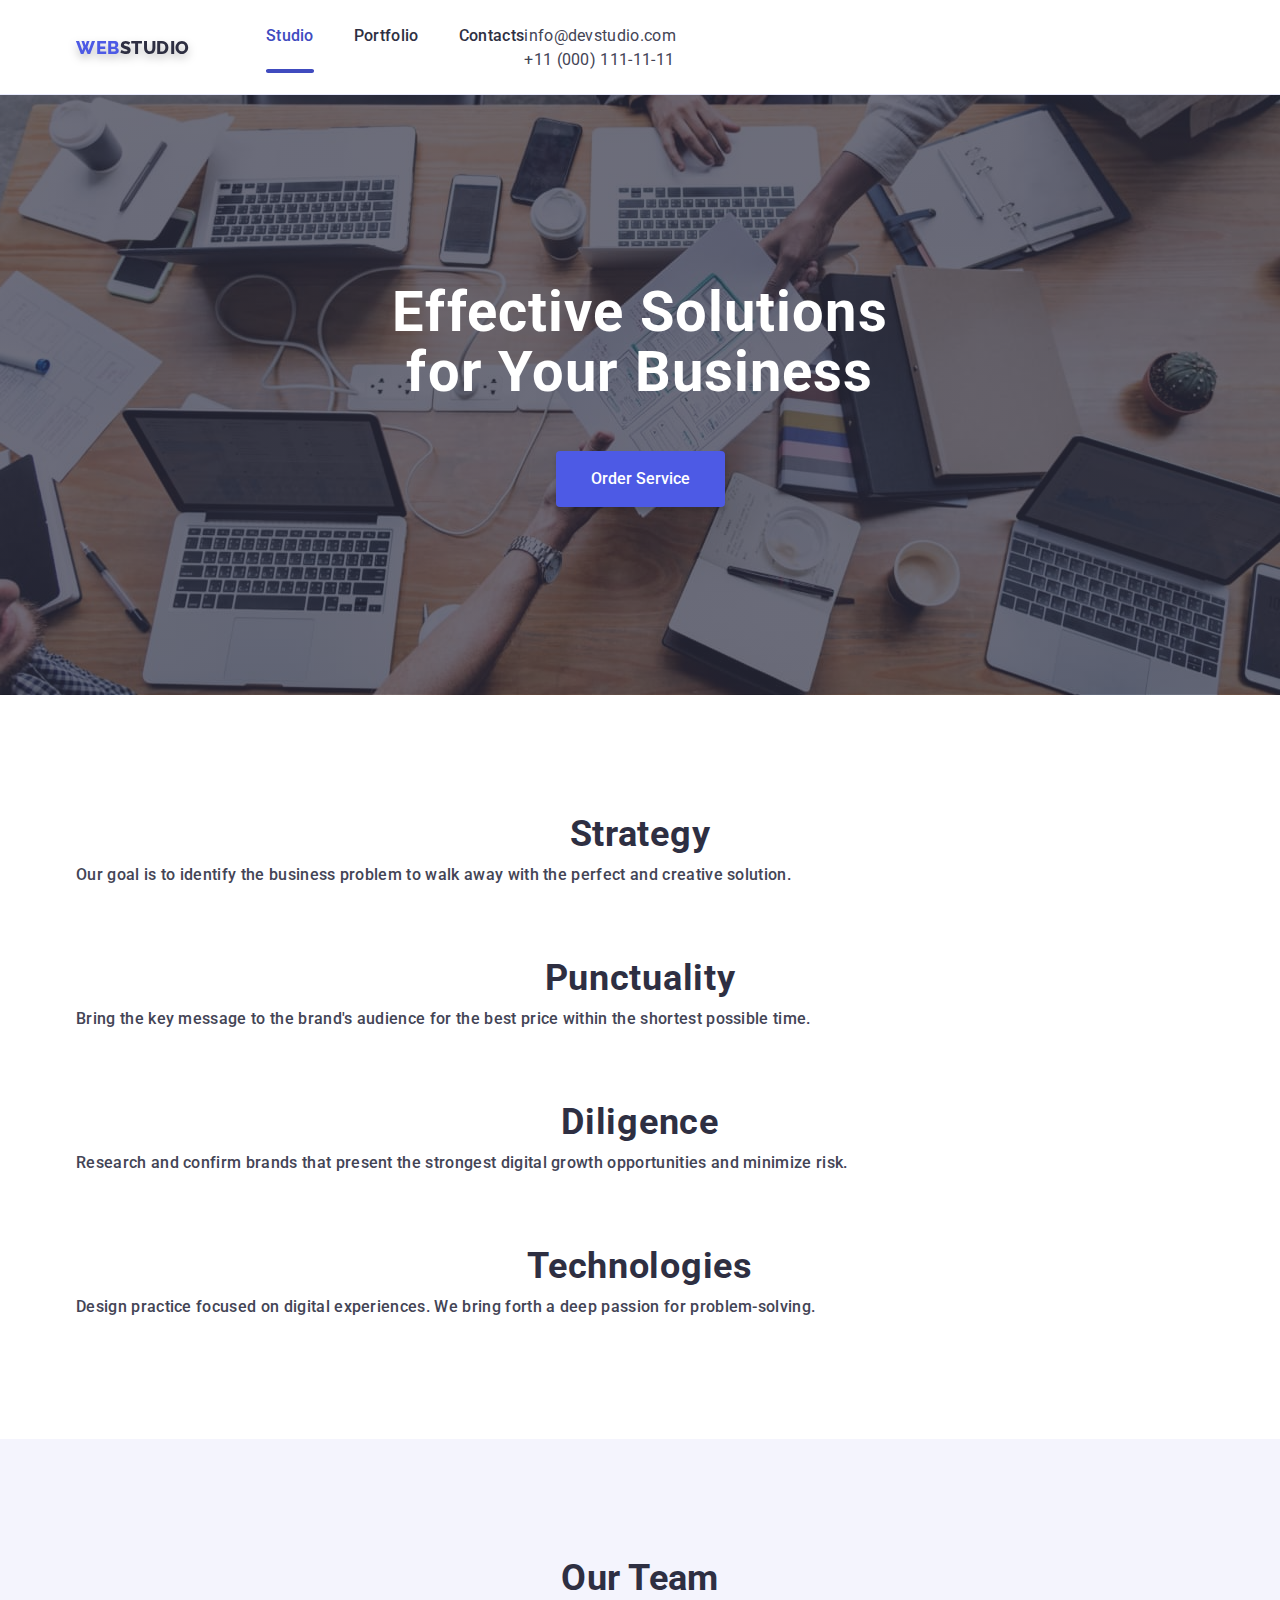
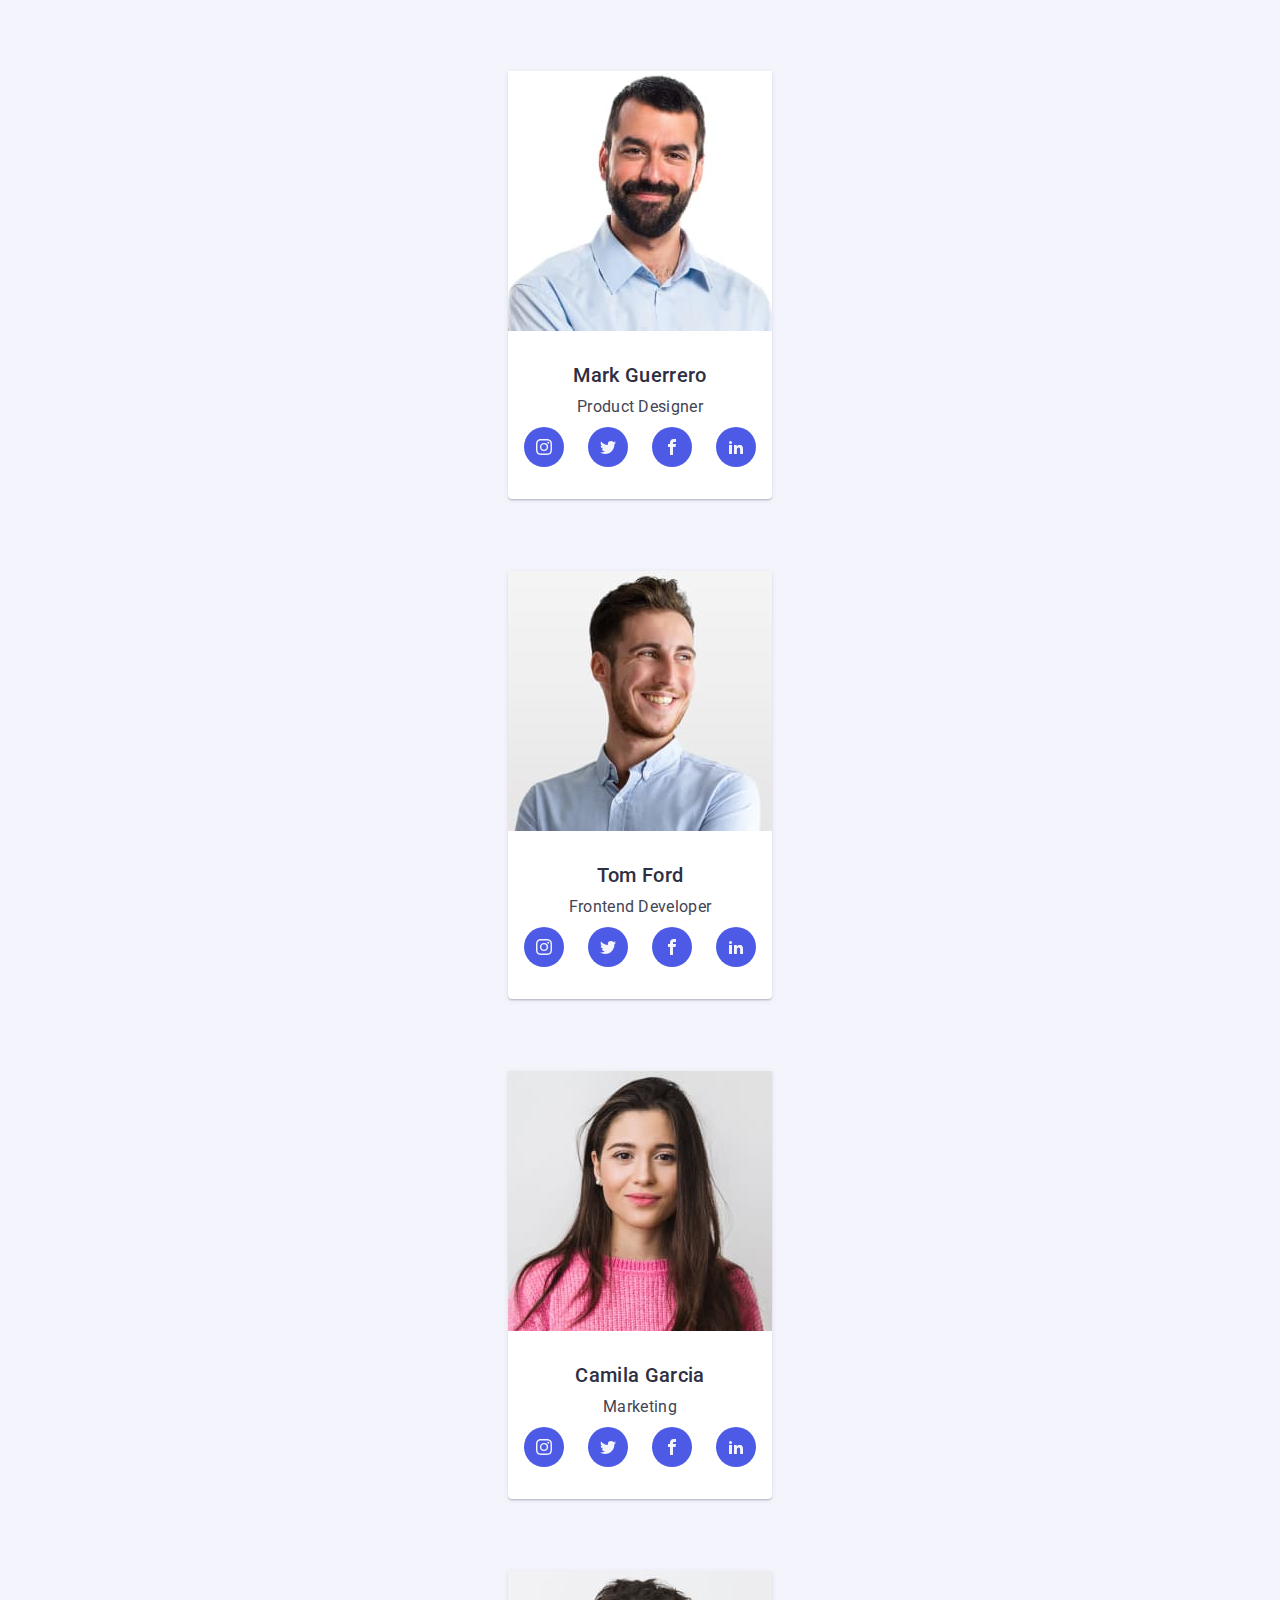
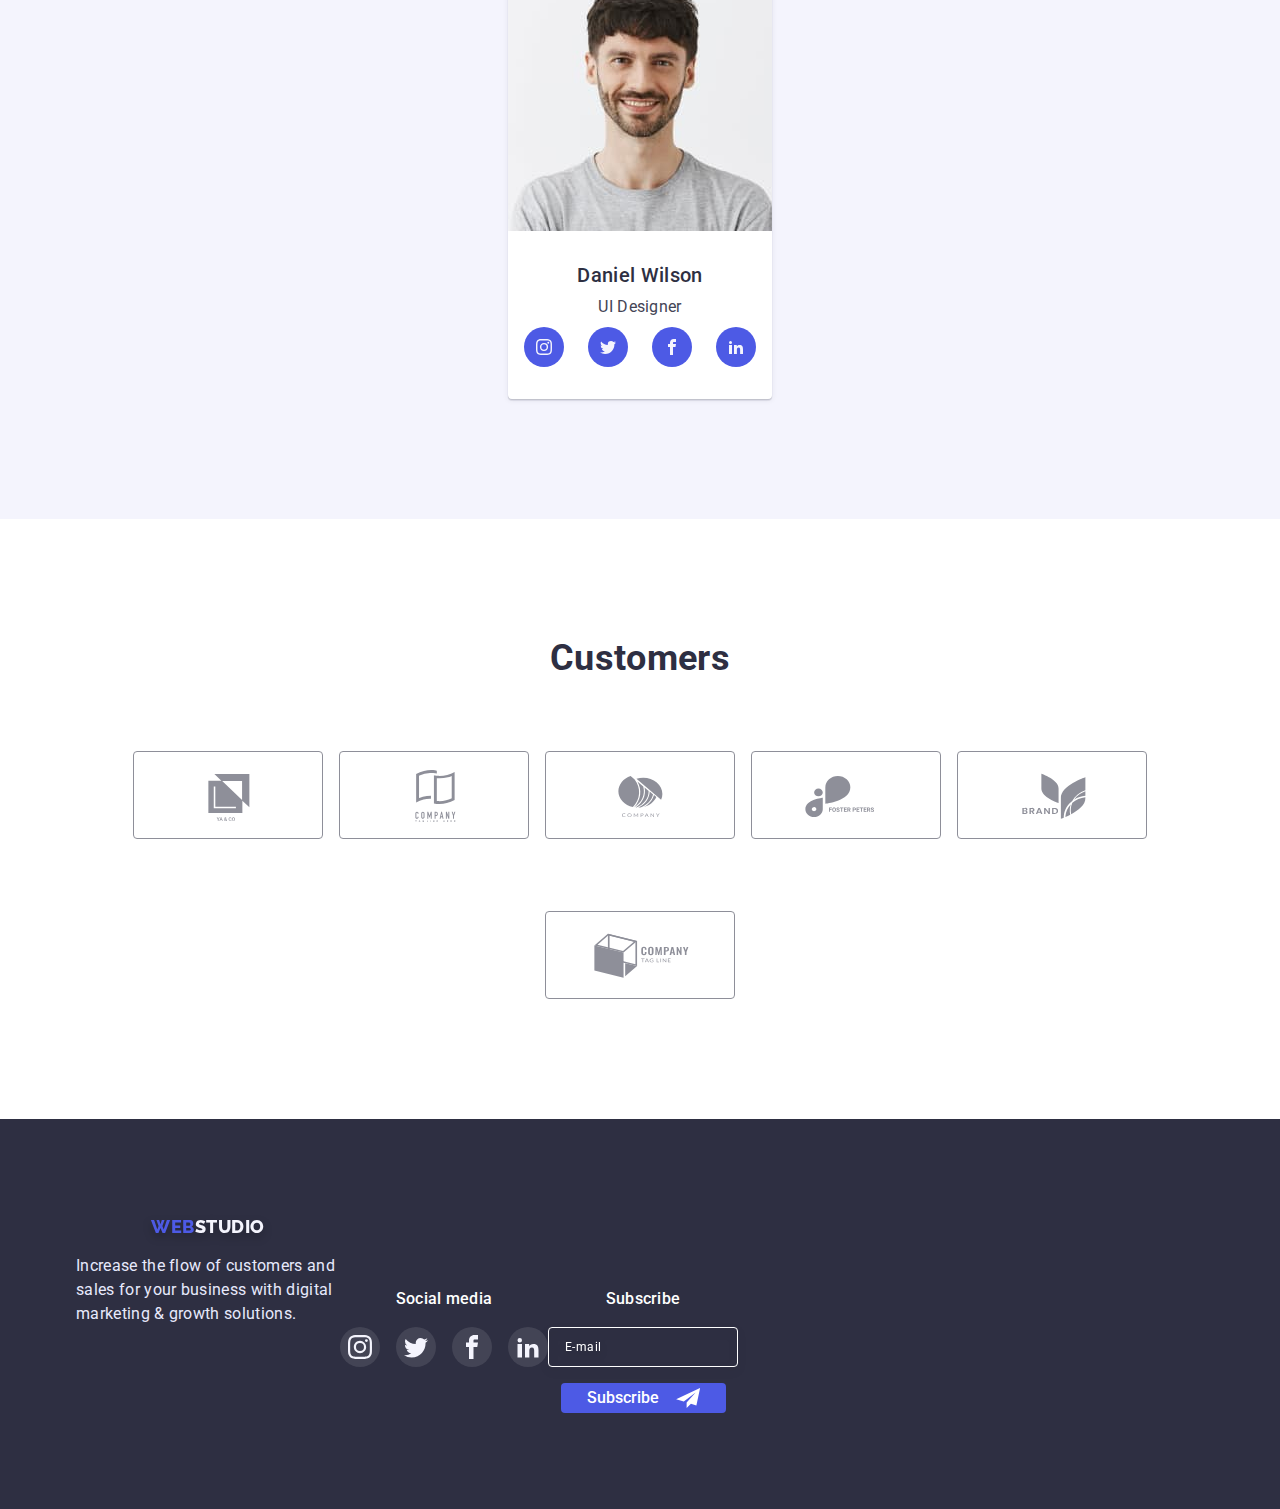
<file: index.html>
<!DOCTYPE html>
<html lang="en">

<head>
  <meta charset="UTF-8" />
  <meta http-equiv="X-UA-Compatible" content="IE=edge" />
  <meta name="viewport" content="width=device-width, initial-scale=1.0" />
  <title>WebStudio</title>

  <link rel="preconnect" href="https://fonts.googleapis.com" />
  <link rel="preconnect" href="https://fonts.gstatic.com" crossorigin />
  <link href="https://fonts.googleapis.com/css2?family=Raleway:wght@800&family=Roboto:wght@400;500;700;900&display=swap"
    rel="stylesheet" />
  <link rel="stylesheet"
    href="https://cdnjs.cloudflare.com/ajax/libs/modern-normalize/1.1.0/modern-normalize.min.css" />

  <link rel="stylesheet" href="./css/styles.css" />
</head>

<body>
  <header class="header">
    <div class="container header-container">
      <nav class="header-nav">

        <!-- <div class="mobile-nav"> -->

        <button type="button" class="menu-btn btn" data-menu-button>
          <span class="menu-btn-thumb">
            <svg class="menu-btn-icon" width="32" height="22" aria-label="Button mobile menu">
              <use class="i-menu" href="./images/icons.svg#i-menu"></use>
              <use class="i-close-button" href="./images/icons.svg#i-close-button"></use>
            </svg>
          </span>
        </button>

        <span class="logo-thumb">
          <a href="./index.html" class="logo link">Web<span class="header-logo-black">Studio</span>
          </a>
        </span>

        <!-- </div> -->

        <div class="menu-container" id="menu-container" data-menu>
          <div class="navigation">
            <ul class="header-list list">
              <li>
                <a href="./index.html" target="_blank" rel="noopener noreferrer nofollow"
                  class="header-link link current">Studio</a>
              </li>
              <li>
                <a href="./portfolio.html" target="_blank" rel="noopener noreferrer nofollow"
                  class="header-link link">Portfolio</a>
              </li>
              <li><a href="#" class="header-link link menu-curent">Contacts</a></li>
            </ul>
          </div>
          <div class="contacts">
            <address class="adress">
              <ul class="contact-nav list">
                <li>
                  <a href="mailto:info@devstudio.com" class="contact-link contact-mail link">info@devstudio.com</a>
                </li>
                <li>
                  <a href="tel:+110001111111" class="contact-link contact-phone link menu-curent">+11 (000)
                    111-11-11</a>
                </li>
              </ul>
            </address>
          </div>

        </div>
  </header>

  <main>
    <!-- Hero -->
    <section class="section hero">
      <div class="container">
        <h1 class="hero-title">Effective Solutions for Your Business</h1>
        <button type="button" data-modal-open class="hero-btn hero-btn-active">
          Order Service
        </button>
      </div>
    </section>
    <!-- /Hero -->

    <!-- Section 1 Description-->
    <section class="section descr">
      <div class="container">
        <h2 class="visually-hidden">Description</h2>

        <ul class="descr-list list">
          <li class="feature-item">
            <div class="feature-svg">
              <svg class="feature-svg-item" id="i-antenna" width="64" height="64">
                <use href="./images/icons.svg#i-antenna"></use>
              </svg>
            </div>
            <h3 class="descr-title">Strategy</h3>
            <p class="descr-text">
              Our goal is to identify the business problem to walk away with
              the perfect and creative solution.
            </p>
          </li>

          <li class="feature-item">
            <div class="feature-svg">
              <svg class="feature-svg-item" id="i-clock" width="64" height="64">
                <use href="./images/icons.svg#i-clock"></use>
              </svg>
            </div>
            <h3 class="descr-title">Punctuality</h3>
            <p class="descr-text">
              Bring the key message to the brand's audience for the best price
              within the shortest possible time.
            </p>
          </li>

          <li class="feature-item icon-diadram">
            <div class="feature-svg">
              <svg class="feature-svg-item" id="i-diagram" width="64" height="64">
                <use href="./images/icons.svg#i-diagram"></use>
              </svg>
            </div>
            <h3 class="descr-title">Diligence</h3>
            <p class="descr-text">
              Research and confirm brands that present the strongest digital
              growth opportunities and minimize risk.
            </p>
          </li>

          <li class="feature-item icon-astronaut">
            <div class="feature-svg">
              <svg class="feature-svg-item" id="i-astronaut" width="64" height="64">
                <use href="./images/icons.svg#i-astronaut"></use>
              </svg>
            </div>
            <h3 class="descr-title">Technologies</h3>
            <p class="descr-text">
              Design practice focused on digital experiences. We bring forth a
              deep passion for problem-solving.
            </p>
          </li>
        </ul>

      </div>
    </section>
    <!--/ Section 1 Description-->

    <!-- Section 2 What are we doing-->
    <section class="section section-we-doing">
      <div class="container">
        <h2 class="we-doing">What are we doing</h2>

        <ul class="list we-doing-container">
          <li class="we-doing-item">
            <img src="./images/section2monitor.jpg" alt="monitor" width="360" />
          </li>

          <li class="we-doing-item">
            <img src="./images/section2smartphone.jpg" alt="smartphone" width="360" />
          </li>

          <li class="we-doing-item">
            <img src="./images/section2notebook.jpg" alt="notebook" width="360" />
          </li>
        </ul>
      </div>
    </section>
    <!--/ Section 2 What are we doing-->

    <!-- Section 3 Our Team-->
    <section class="section section-our-team">
      <div class="container">
        <h2 class="team">Our Team</h2>

        <ul class="team-list list">
          <li class="team-card">
            <img src="./images/teamCard1MarkGuerrero.jpg" alt="Mark Guerrero" width="264" />
            <div class="team-card-content">
              <h3 class="team-name">Mark Guerrero</h3>
              <p class="team-profession">Product Designer</p>

              <ul class="team-social-list list">
                <li class="team-social-item">
                  <a href="" class="team-social-link link">
                    <svg class="team-social-icon" width="16px" height="16px">
                      <use href="./images/icons.svg#i-instagram"></use>
                    </svg>
                  </a>
                </li>

                <li class="team-social-item">
                  <a href="" class="team-social-link link">
                    <svg class="team-social-icon" width="16px" height="16px">
                      <use href="./images/icons.svg#i-twitter"></use>
                    </svg>
                  </a>
                </li>

                <li class="team-social-item">
                  <a href="" class="team-social-link link">
                    <svg class="team-social-icon" width="16px" height="16px">
                      <use href="./images/icons.svg#i-facebook"></use>
                    </svg>
                  </a>
                </li>

                <li class="team-social-item">
                  <a href="" class="team-social-link link">
                    <svg class="team-social-icon" width="16px" height="16px">
                      <use href="./images/icons.svg#i-linkedin"></use>
                    </svg>
                  </a>
                </li>
              </ul>
            </div>
          </li>

          <li class="team-card">
            <img src="./images/teamCard2TomFord.jpg" alt="Tom Ford" width="264" />
            <div class="team-card-content">
              <h3 class="team-name">Tom Ford</h3>
              <p class="team-profession">Frontend Developer</p>

              <ul class="team-social-list list">
                <li class="team-social-item">
                  <a href="" class="team-social-link link">
                    <svg class="team-social-icon" width="16px" height="16px">
                      <use href="./images/icons.svg#i-instagram"></use>
                    </svg>
                  </a>
                </li>

                <li class="team-social-item">
                  <a href="" class="team-social-link link">
                    <svg class="team-social-icon" width="16px" height="16px">
                      <use href="./images/icons.svg#i-twitter"></use>
                    </svg>
                  </a>
                </li>

                <li class="team-social-item">
                  <a href="" class="team-social-link link">
                    <svg class="team-social-icon" width="16px" height="16px">
                      <use href="./images/icons.svg#i-facebook"></use>
                    </svg>
                  </a>
                </li>

                <li class="team-social-item">
                  <a href="" class="team-social-link link">
                    <svg class="team-social-icon" width="16px" height="16px">
                      <use href="./images/icons.svg#i-linkedin"></use>
                    </svg>
                  </a>
                </li>
              </ul>
            </div>
          </li>

          <li class="team-card">
            <img src="./images/teamCard3CamilaGarcia.jpg" alt="Camila Garcia" width="264" />
            <div class="team-card-content">
              <h3 class="team-name">Camila Garcia</h3>
              <p class="team-profession">Marketing</p>

              <ul class="team-social-list list">
                <li class="team-social-item">
                  <a href="" class="team-social-link link">
                    <svg class="team-social-icon" width="16px" height="16px">
                      <use href="./images/icons.svg#i-instagram"></use>
                    </svg>
                  </a>
                </li>

                <li class="team-social-item">
                  <a href="" class="team-social-link link">
                    <svg class="team-social-icon" width="16px" height="16px">
                      <use href="./images/icons.svg#i-twitter"></use>
                    </svg>
                  </a>
                </li>

                <li class="team-social-item">
                  <a href="" class="team-social-link link">
                    <svg class="team-social-icon" width="16px" height="16px">
                      <use href="./images/icons.svg#i-facebook"></use>
                    </svg>
                  </a>
                </li>

                <li class="team-social-item">
                  <a href="" class="team-social-link link">
                    <svg class="team-social-icon" width="16px" height="16px">
                      <use href="./images/icons.svg#i-linkedin"></use>
                    </svg>
                  </a>
                </li>
              </ul>
            </div>
          </li>

          <li class="team-card">
            <img src="./images/teamCard4DanielWilson.jpg" alt="Daniel Wilson" width="264" />
            <div class="team-card-content">
              <h3 class="team-name">Daniel Wilson</h3>
              <p class="team-profession">UI Designer</p>

              <ul class="team-social-list list">
                <li class="team-social-item">
                  <a href="" class="team-social-link link">
                    <svg class="team-social-icon" width="16px" height="16px">
                      <use href="./images/icons.svg#i-instagram"></use>
                    </svg>
                  </a>
                </li>

                <li class="team-social-item">
                  <a href="" class="team-social-link link">
                    <svg class="team-social-icon" width="16px" height="16px">
                      <use href="./images/icons.svg#i-twitter"></use>
                    </svg>
                  </a>
                </li>

                <li class="team-social-item">
                  <a href="" class="team-social-link link">
                    <svg class="team-social-icon" width="16px" height="16px">
                      <use href="./images/icons.svg#i-facebook"></use>
                    </svg>
                  </a>
                </li>

                <li class="team-social-item">
                  <a href="" class="team-social-link link">
                    <svg class="team-social-icon" width="16px" height="16px">
                      <use href="./images/icons.svg#i-linkedin"></use>
                    </svg>
                  </a>
                </li>
              </ul>

            </div>
          </li>
        </ul>

      </div>
    </section>
    <!-- /Section 3 Our Team -->

    <!-- Section 4 Customers -->
    <section class="section section-customers">
      <div class="container">
        <h2 class="customers">Customers</h2>

        <ul class="customers-list list">
          <li class="customers-item">
            <a class="customers-link link" href="">
              <svg class="customers-icon" width="104" height="56">
                <use href="./images/icons.svg#i-logoClient1"></use>
              </svg>
            </a>
          </li>

          <li class="customers-item">
            <a class="customers-link link" href="">
              <svg class="customers-icon" width="104" height="56">
                <use href="./images/icons.svg#i-logoClient2"></use>
              </svg>
            </a>
          </li>

          <li class="customers-item">
            <a class="customers-link link" href="">
              <svg class="customers-icon" width="104" height="56">
                <use href="./images/icons.svg#i-logoClient3"></use>
              </svg>
            </a>
          </li>

          <li class="customers-item">
            <a class="customers-link link" href="">
              <svg class="customers-icon" width="104" height="56">
                <use href="./images/icons.svg#i-logoClient4"></use>
              </svg>
            </a>
          </li>

          <li class="customers-item">
            <a class="customers-link link" href="">
              <svg class="customers-icon" width="104" height="56">
                <use href="./images/icons.svg#i-logoClient5"></use>
              </svg>
            </a>
          </li>

          <li class="customers-item">
            <a class="customers-link link" href="">
              <svg class="customers-icon" width="104" height="56">
                <use href="./images/icons.svg#i-logoClient6"></use>
              </svg>
            </a>
          </li>
        </ul>

      </div>
    </section>
    <!-- /Section 4 Customers -->
  </main>

  <!-- Footer -->
  <footer class="footer">
    <div class="container footer-container">
      <div class="footer-logo">
        <div class="footer-logo-thumb">
          <a href="./index.html" class="logo link">Web<span class="footer-logo-white">Studio</span>
          </a>
        </div>
        <p class="footer-text">
          Increase the flow of customers and sales for your business with
          digital marketing & growth solutions.
        </p>
      </div>

      <div class="footer-social-media">
        <p class="footer-social-title">Social media</p>

        <ul class="footer-social-list list">
          <li class="footer-social-item">
            <a href="" class="footer-social-link link">
              <svg class="footer-social-icon" width="24" height="24">
                <use href="./images/icons.svg#i-instagram"></use>
              </svg>
            </a>
          </li>

          <li class="footer-social-item">
            <a href="" class="footer-social-link link">
              <svg class="footer-social-icon" width="24" height="24">
                <use href="./images/icons.svg#i-twitter"></use>
              </svg>
            </a>
          </li>

          <li class="footer-social-item">
            <a href="" class="footer-social-link link">
              <svg class="footer-social-icon" width="24" height="24">
                <use href="./images/icons.svg#i-facebook"></use>
              </svg>
            </a>
          </li>

          <li class="footer-social-item">
            <a href="" class="footer-social-link link">
              <svg class="footer-social-icon" width="24" height="24">
                <use href="./images/icons.svg#i-linkedin"></use>
              </svg>
            </a>
          </li>
        </ul>
      </div>

      <form class="footer-subscribe form">
        <label for="subscribe" class="footer-label">Subscribe</label>
        <span class="footer-label-wrap">
          <input type="email" id="subscribe" class="footer-form-input form-input" placeholder="E-mail" name="email"
            aria-label="email">
          <button type="submit" class="subscribe-btn">Subscribe
            <svg class="footer-subscribe-icon" width="24" height="20">
              <use href="./images/icons.svg#i-icon-send"></use>
            </svg>
          </button>
        </span>
      </form>

    </div>
  </footer>
  <!-- /Footer -->

  <!-- Modal -->
  <div class="backdrop is-hidden" data-modal>
    <div class="modal">
      <button type="button" data-modal-close class="btn-modal-close">
        <svg class="btn-modal-close-icon" width="8" height="8">
          <use href="./images/icons.svg#i-close-button"></use>
        </svg>
      </button>

      <h3 class="modal-title">Leave your contacts and we will call you back</h3>

      <form class="modal-form form">
        <label class="modal-form-label">
          <span>Name</span>
          <span class="form-icon-position">
            <input type="text" class="modal-form-input" placeholder=" " name="fullname" required maxlength="20">
            <svg class="form-icon" width="12" height="12">
              <use href="./images/icons.svg#i-person"></use>
            </svg>
          </span>
        </label>

        <label class="modal-form-label">
          <span>Phone</span>
          <span class="form-icon-position">
            <input type="tel" class="modal-form-input" placeholder=" " name="phone" required maxlength="20">
            <svg class="form-icon" width="13" height="13">
              <use href="./images/icons.svg#i-phone"></use>
            </svg>
          </span>
        </label>

        <label class="modal-form-label">
          <span>Email</span>
          <span class="form-icon-position">
            <input type="email" class="modal-form-input" placeholder=" " name="email" required maxlength="20">
            <svg class="form-icon" width="15" height="12">
              <use href="./images/icons.svg#i-email"></use>
            </svg>
          </span>
        </label>

        <label class="modal-form-label">
          <span>Comment</span>
          <textarea name="comment" class="modal-form-textarea" placeholder="Text input"></textarea>
        </label>

        <div class="modal-input-group-checkbox">
          <input type="checkbox" class="input-checkbox visually-hidden" id="policy" name="policy">
          <label for="policy" class="label-checkbox">
            <span class="checkbox-icon">
              <svg class="modal-checkbox-icon" width="10" height="8">
                <use href="./images/icons.svg#i-check"></use>
              </svg>
            </span>
            <div class="checkbox-text">
              I accept the terms and conditions of the <span class="modal-checkbox-text-ref">Privacy Policy</span>
            </div>
          </label>
        </div>

        <button type="submit" class="modal-send-btn btn">Send</button>

      </form>
    </div>

  </div>

  <script src="./js/modal.js"></script>
  <script src="./js/menu.js"></script>
</body>

</html>
</file>
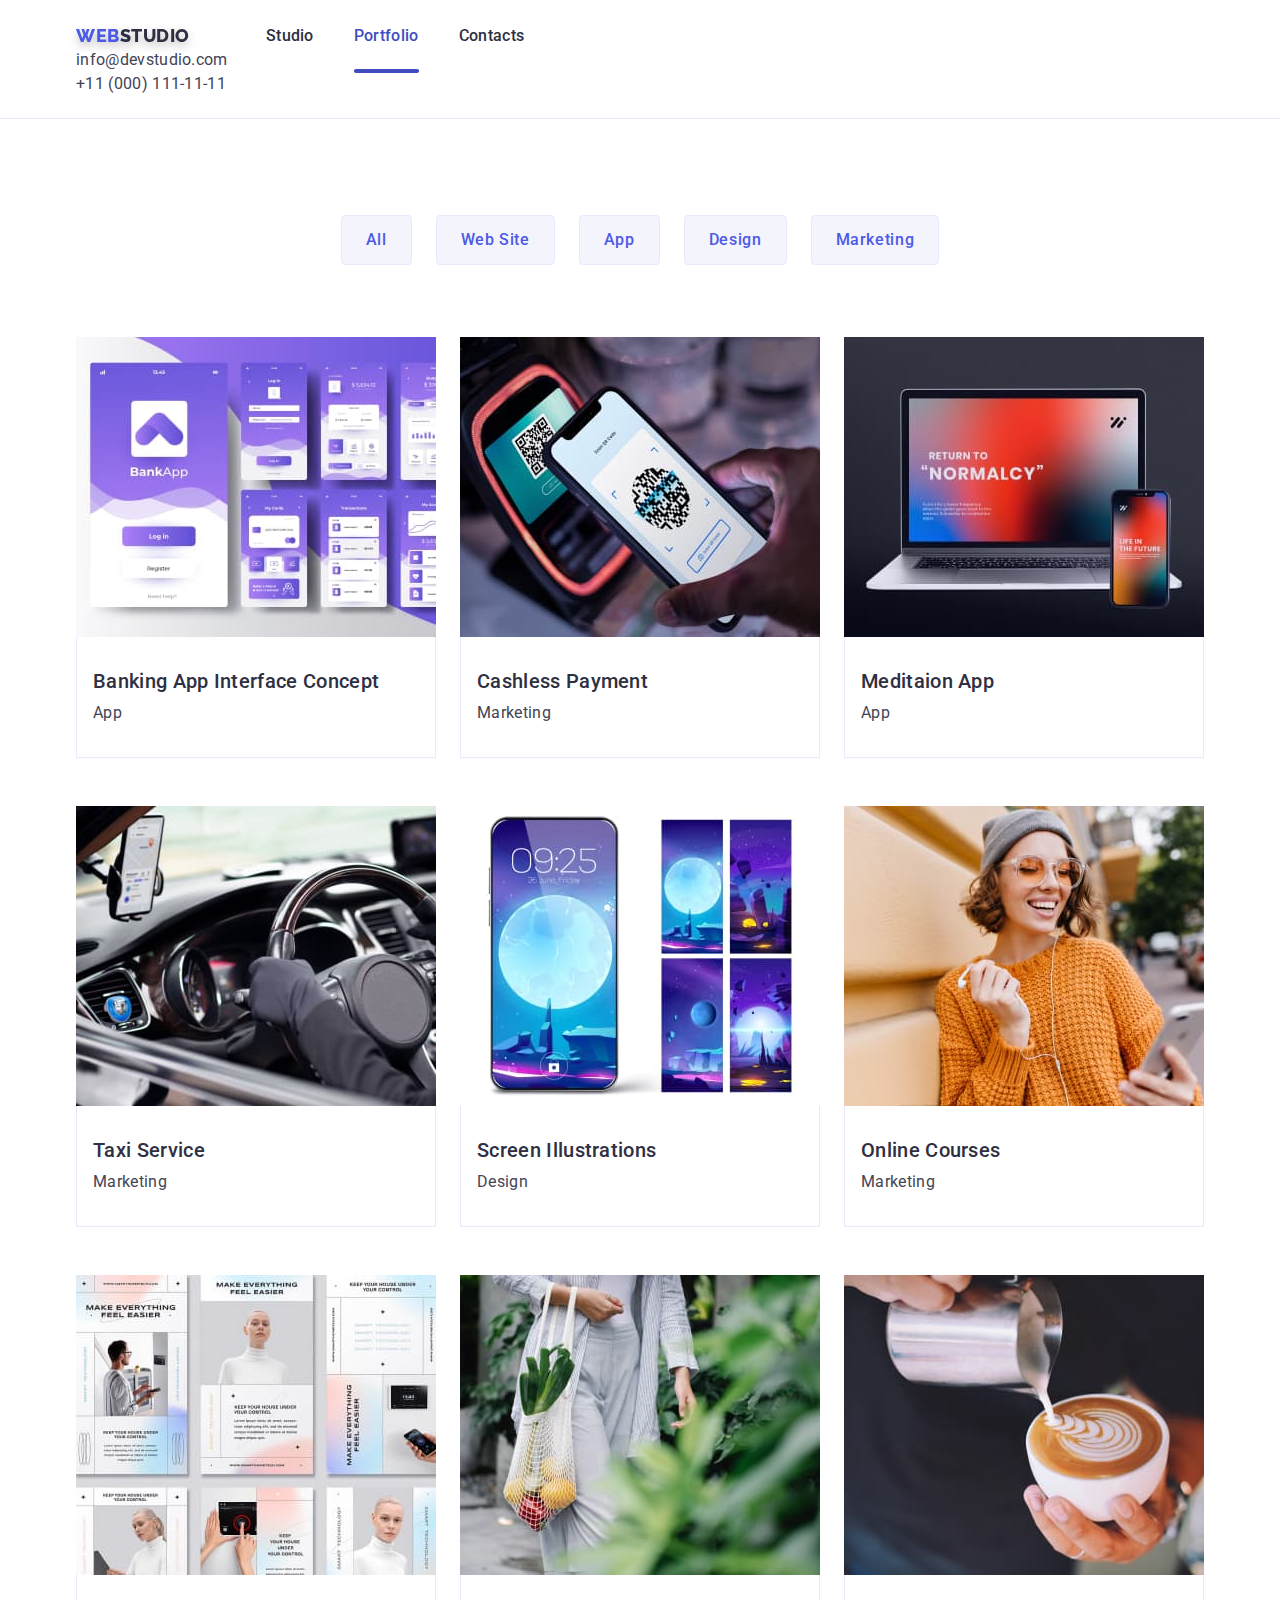
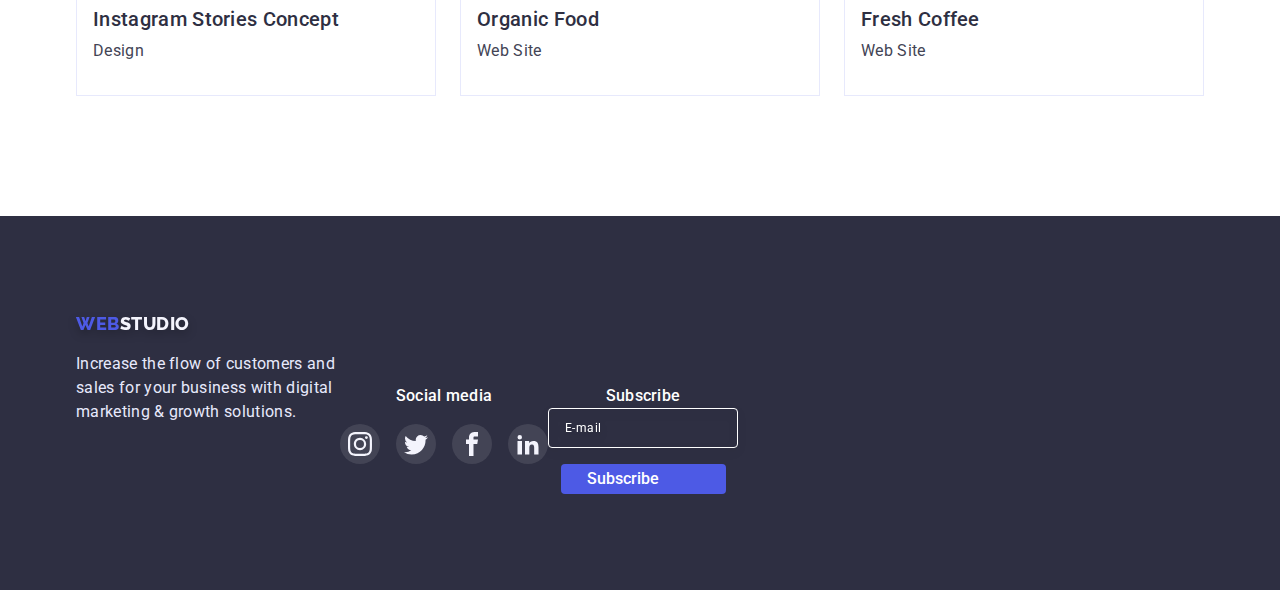
<file: portfolio.html>
<!DOCTYPE html>
<html lang="en">

<head>
  <meta charset="UTF-8" />
  <meta http-equiv="X-UA-Compatible" content="IE=edge" />
  <meta name="viewport" content="width=device-width, initial-scale=1.0" />
  <title>Portfolio</title>

  <link rel="preconnect" href="https://fonts.googleapis.com" />
  <link rel="preconnect" href="https://fonts.gstatic.com" crossorigin />
  <link href="https://fonts.googleapis.com/css2?family=Raleway:wght@800&family=Roboto:wght@400;500;700;900&display=swap"
    rel="stylesheet" />
  <link rel="stylesheet"
    href="https://cdnjs.cloudflare.com/ajax/libs/modern-normalize/1.1.0/modern-normalize.min.css" />

  <link rel="stylesheet" href="./css/styles.css" />
</head>

<body>
  <header class="header">
    <div class="container header-container">
      <nav class="header-nav">
        <a href="./index.html" class="logo link">Web<span class="header-logo-black">Studio</span>
        </a>
        <ul class="header-list list">
          <li>
            <a href="./index.html" target="_blank" rel="noopener noreferrer nofollow"
              class="header-link link">Studio</a>
          </li>
          <li>
            <a href="./portfolio.html" target="_blank" rel="noopener noreferrer nofollow"
              class="header-link link current">Portfolio</a>
          </li>
          <li><a href="" class="header-link link">Contacts</a></li>
        </ul>
      </nav>
      <address class="adress">
        <ul class="contact-nav list">
          <li>
            <a href="mailto:info@devstudio.com" class="contact-link contact-mail link">info@devstudio.com</a>
          </li>
          <li>
            <a href="tel:+110001111111" class="contact-link contact-phone link">+11 (000) 111-11-11</a>
          </li>
        </ul>
      </address>
    </div>
  </header>
  <main>
    <!-- Content -->
    <section class="section content">
      <div class="container">
        <h2 class="visually-hidden">Content</h2>

        <ul class="list list-container filter-container">
          <li>
            <button type="button" class="filter-btn filter-btn-active">
              All
            </button>
          </li>

          <li>
            <button type="button" class="filter-btn filter-btn-active">
              Web Site
            </button>
          </li>

          <li>
            <button type="button" class="filter-btn filter-btn-active">
              App
            </button>
          </li>

          <li>
            <button type="button" class="filter-btn filter-btn-active">
              Design
            </button>
          </li>

          <li>
            <button type="button" class="filter-btn filter-btn-active">
              Marketing
            </button>
          </li>
        </ul>

        <ul class="list list-container content-container">
          <li class="project-card">
            <a href="" class="project-card-link link">
              <div class="project-card-wrap">
                <img src="./images/1bankingA.jpg" alt="Banking App Interface Concept" width="360" />
                <p class="project-card-text-overlay">14 Stylish and User-Friendly App Design Concepts · Task Manager App
                  ·
                  Calorie Tracker App · Exotic Fruit Ecommerce App · Cloud Storage App</p>
              </div>

              <div class="project-card-content">
                <h3 class="content-title">Banking App Interface Concept</h3>
                <p class="content-text">App</p>
              </div>
            </a>
          </li>

          <li class="project-card">
            <a href="" class="project-card-link link">
              <div class="project-card-wrap">
                <img src="./images/2cashlessM.jpg" alt="Cashless Payment" width="360" />
                <p class="project-card-text-overlay">14 Stylish and User-Friendly App Design Concepts · Task Manager App
                  ·
                  Calorie Tracker App · Exotic Fruit Ecommerce App · Cloud Storage App</p>
              </div>

              <div class="project-card-content">
                <h3 class="content-title">Cashless Payment</h3>
                <p class="content-text">Marketing</p>
              </div>
            </a>
          </li>

          <li class="project-card">
            <a href="" class="project-card-link link">
              <div class="project-card-wrap">
                <img src="./images/3meditaionA.jpg" alt="Meditaion App" width="360" />
                <p class="project-card-text-overlay">14 Stylish and User-Friendly App Design Concepts · Task Manager App
                  ·
                  Calorie Tracker App · Exotic Fruit Ecommerce App · Cloud Storage App</p>
              </div>

              <div class="project-card-content">
                <h3 class="content-title">Meditaion App</h3>
                <p class="content-text">App</p>
              </div>
            </a>
          </li>

          <li class="project-card">
            <a href="" class="project-card-link link">
              <div class="project-card-wrap">
                <img src="./images/4taxiM.jpg" alt="Taxi Service" width="360" />
                <p class="project-card-text-overlay">14 Stylish and User-Friendly App Design Concepts · Task Manager App
                  ·
                  Calorie Tracker App · Exotic Fruit Ecommerce App · Cloud Storage App</p>
              </div>

              <div class="project-card-content">
                <h3 class="content-title">Taxi Service</h3>
                <p class="content-text">Marketing</p>
              </div>
            </a>
          </li>

          <li class="project-card">
            <a href="" class="project-card-link link">
              <div class="project-card-wrap">
                <img src="./images/5screenD.jpg" alt="Screen Illustrations" width="360" />
                <p class="project-card-text-overlay">14 Stylish and User-Friendly App Design Concepts · Task Manager App
                  ·
                  Calorie Tracker App · Exotic Fruit Ecommerce App · Cloud Storage App</p>
              </div>

              <div class="project-card-content">
                <h3 class="content-title">Screen Illustrations</h3>
                <p class="content-text">Design</p>
              </div>
            </a>
          </li>

          <li class="project-card">
            <a href="" class="project-card-link link">
              <div class="project-card-wrap">
                <img src="./images/6onlineM.jpg" alt="Online Courses" width="360" />
                <p class="project-card-text-overlay">14 Stylish and User-Friendly App Design Concepts · Task Manager App
                  ·
                  Calorie Tracker App · Exotic Fruit Ecommerce App · Cloud Storage App</p>
              </div>

              <div class="project-card-content">
                <h3 class="content-title">Online Courses</h3>
                <p class="content-text">Marketing</p>
              </div>
            </a>
          </li>

          <li class="project-card">
            <a href="" class="project-card-link link">
              <div class="project-card-wrap">
                <img src="./images/7instagramD.jpg" alt="Instagram Stories Concept" width="360" />
                <p class="project-card-text-overlay">14 Stylish and User-Friendly App Design Concepts · Task Manager App
                  ·
                  Calorie Tracker App · Exotic Fruit Ecommerce App · Cloud Storage App</p>
              </div>

              <div class="project-card-content">
                <h3 class="content-title">Instagram Stories Concept</h3>
                <p class="content-text">Design</p>
              </div>
            </a>
          </li>

          <li class="project-card">
            <a href="" class="project-card-link link">
              <div class="project-card-wrap">
                <img src="./images/8organicW.jpg" alt="Organic Food" width="360" />
                <p class="project-card-text-overlay">14 Stylish and User-Friendly App Design Concepts · Task Manager App
                  ·
                  Calorie Tracker App · Exotic Fruit Ecommerce App · Cloud Storage App</p>
              </div>

              <div class="project-card-content">
                <h3 class="content-title">Organic Food</h3>
                <p class="content-text">Web Site</p>
              </div>
            </a>
          </li>

          <li class="project-card">
            <a href="" class="project-card-link link">
              <div class="project-card-wrap">
                <img src="./images/9freshW.jpg" alt="Fresh Coffee" width="360" />
                <p class="project-card-text-overlay">14 Stylish and User-Friendly App Design Concepts · Task Manager App
                  ·
                  Calorie Tracker App · Exotic Fruit Ecommerce App · Cloud Storage App</p>
              </div>

              <div class="project-card-content">
                <h3 class="content-title">Fresh Coffee</h3>
                <p class="content-text">Web Site</p>
              </div>
            </a>
          </li>
        </ul>
      </div>
    </section>
    <!-- /Content -->
  </main>

  <!-- Footer -->
  <footer class="footer">
    <div class="container footer-container">
      <div class="footer-logo">
        <a href="./index.html" class="logo link">Web<span class="footer-logo-white">Studio</span>
        </a>
        <p class="footer-text">
          Increase the flow of customers and sales for your business with
          digital marketing & growth solutions.
        </p>
      </div>

      <div class="footer-social-media">
        <p class="footer-social-title">Social media</p>

        <ul class="footer-social-list list">
          <li class="footer-social-item">
            <a href="" class="footer-social-link link">
              <svg class="footer-social-icon" width="24" height="24">
                <use href="./images/icons.svg#i-instagram"></use>
              </svg>
            </a>
          </li>

          <li class="footer-social-item">
            <a href="" class="footer-social-link link">
              <svg class="footer-social-icon" width="24" height="24">
                <use href="./images/icons.svg#i-twitter"></use>
              </svg>
            </a>
          </li>

          <li class="footer-social-item">
            <a href="" class="footer-social-link link">
              <svg class="footer-social-icon" width="24" height="24">
                <use href="./images/icons.svg#i-facebook"></use>
              </svg>
            </a>
          </li>

          <li class="footer-social-item">
            <a href="" class="footer-social-link link">
              <svg class="footer-social-icon" width="24" height="24">
                <use href="./images/icons.svg#i-linkedin"></use>
              </svg>
            </a>
          </li>
        </ul>
      </div>

      <div class="footer-subscribe">
        <label class="footer-label">
          <span>Subscribe</span>
          <div class="footer-form-control">
            <input type="email" class="footer-form-input form-input" placeholder="E-mail" name="email">
            <button type="submit" class="subscribe-btn">Subscribe</button>
            <svg class="footer-subscribe-icon" width="24" height="20">
              <use href="./images/icons.svg#i-icon-send"></use>
            </svg>
          </div>
        </label>
      </div>

    </div>
  </footer>
</body>

</html>
</file>
<file: css/styles.css>
:root {
  --primary-text-color: #434455;
  --title-text-color: #2e2f42;
  --accent-color: #404bbf;
  --primary-white-color: #ffffff;
  --secondary-white-color: #e7e9fc;
  --title-btn-color: #4d5ae5;
  --grey-bg-color: #f4f4fd;
  --secondary-font: "Raleway", sans-serif;

  --padding-top-bottom-section: 120px;
  --padding-top-bottom-section-mobile: 96px;
  --padding-right-left-section: 156px;
  --padding-card-top-bottom: 32px;
  --padding-card-left-right: 16px;
  --padding-header: 24px;
  --margin-container-top: 72px;
  --margin-p-top: 8px;
}

html {
  box-sizing: border-box;
}

*,
*::before,
*::after {
  box-sizing: inherit;
}

h1,
h2,
h3,
h4,
h5,
h6,
p {
  margin: 0;
}

ul {
  margin: 0;
  padding: 0;
}

img {
  display: block;
  max-width: 100%;
  height: auto;
}

.btn {
  display: block;
}

@media screen and (min-width: 320px) {
  .section {
    padding: var(--padding-top-bottom-section-mobile) 0;
  }
}

@media screen and (min-width: 1200px) {
  .section {
    padding: var(--padding-top-bottom-section) 0;
  }
}

/* .container {
  max-width: calc(1128px + 15px + 15px);
  padding: 0 15px;
  margin: 0 auto;
} */

.container {
  width: 100%;
  margin-left: auto;
  margin-right: auto;
}

@media screen and (min-width: 320px) and (max-width: 479px) {
  .container {
    max-width: 320;
    padding-left: 16px;
    padding-right: 16px;
  }
}

@media screen and (min-width: 480px) {
  .container {
    max-width: 428px;
    padding-left: 16px;
    padding-right: 16px;
  }
}

/* @media screen and (max-width: 767px) {
  .container {
    max-width: 428px;
  }
} */

@media screen and (min-width: 768px) {
  .container {
    max-width: 768px;
  }
}

/* @media screen and (max-width: 1199px) {
  .container {
    max-width: 768px;
  }
} */

@media screen and (min-width: 1200px) {
  .container {
    max-width: calc(1128px + 15px + 15px);
    padding: 0 15px;


    /* max-width: 1440px; */
    /* padding-left: 156px; */
    /* padding-right: 156px; */
  }
}

.list-container {}

body {
  font-family: "Roboto", sans-serif;
  letter-spacing: 0.02em;
  background-color: var(--primary-white-color);
  margin: 0;
}

.list {
  list-style: none;
}

.link {
  text-decoration: none;

  transition-duration: 250ms;
  transition-timing-function: cubic-bezier(0.4, 0, 0.2, 1);
}

.visually-hidden {
  position: absolute;
  width: 1px;
  height: 1px;
  margin: -1px;
  border: 0;
  padding: 0;
  white-space: nowrap;
  clip-path: inset(100%);
  clip: rect(0 0 0 0);
  overflow: hidden;
}

/* ------------------   Studio   ----------------- */
/* Header */
@media screen and (min-width: 320px) {

  .header {
    border-bottom: 1px solid var(--secondary-white-color);
    padding-top: 24px;
    padding-bottom: 22px;
    position: relative;
  }

  /* .header-container {
    /* display: flex; 
  }

  .header-nav {
    /* display: flex; 
  }

  .header-nav .link:hover,
  .header-nav .link:focus {
    /* color: var(--accent-color); 
  } */

  .mobile-nav {
    display: flex;
    flex-direction: row-reverse;
    align-items: center;
  }

  .logo {
    font-family: var(--secondary-font);
    color: var(--title-btn-color);
    font-weight: 800;
    font-size: 18px;
    line-height: 1.33;
    letter-spacing: 0.03em;
    text-transform: uppercase;
    filter: drop-shadow(0px 4px 4px rgba(0, 0, 0, 0.25));
  }

  .header-logo-black {
    color: var(--title-text-color);
  }

  .i-menu {}

  .i-close-button {}

  .menu-btn {
    background-color: transparent;
    border: none;
    margin-left: auto;
    padding: 0;
  }

  .menu-btn.is-open {
    padding-right: 8px;
  }

  .menu-btn-thumb {
    display: flex;
    justify-content: center;
    align-items: center;
  }

  .menu-btn-icon {
    width: 100%;
    height: 100%;
  }

  .menu-btn .i-close-button {
    display: none;
  }

  .menu-btn.is-open .i-close-button {
    display: block;
    overflow: visible;
  }

  .menu-btn.is-open .i-menu {
    display: none;
  }

  .menu-btn.is-open .menu-btn-thumb {
    fill: var(--title-text-color);
    border: 1px solid var(--secondary-white-color);
    border-radius: 50%;
    width: 24px;
    height: 24px;
    padding: 8px;
  }

  .menu-btn.is-open+.logo-thumb {
    display: none;
  }

  .menu-container.is-open {
    margin-top: 32px;
    margin-bottom: 16px;
    padding-left: 40px;
  }

  .menu-container.is-open .navigation {}

  .menu-container.is-open .contacts {
    margin-top: 284px;
  }

  .menu-container.is-open .header-list {
    display: flex;
    flex-direction: column;
    gap: 40px;
  }

  .menu-container.is-open .header-link {
    font-weight: 700;
    font-size: 36px;
    line-height: 1.11;
    letter-spacing: 0.02em;
    text-transform: capitalize;
    color: var(--title-text-color);
    padding: 0;
  }

  .menu-container.is-open .current::after {
    display: none;
  }

  .menu-container.is-open .contact-nav {
    font-weight: 500;
    font-size: 20px;
    line-height: 1.2;
    letter-spacing: 0.02em;
    color: var(--primary-text-color);

    display: flex;
    flex-direction: column-reverse;
    gap: 40px;
  }

  .menu-container {
    display: none;
  }

  .menu-container.is-open {
    display: block;
  }

  .menu-container {
    /* display: flex; */
  }

  .menu-container.is-open .header-list .link:is(:hover, :focus) {
    color: var(--accent-color);
  }

  .contact-phone {}

  .header-list {
    /* display: flex; */
    /* column-gap: 40px; */
    /* margin-left: 76px; */
  }

  .header-link {
    color: var(--title-text-color);
    font-weight: 500;
    font-size: 16px;
    line-height: 1.5;
    padding: 24px 0;

    position: relative;
    transition-property: color;
  }

  .adress {
    /* margin-left: auto; */
  }

  .contact-nav {
    font-style: normal;
    font-weight: 400;
    font-size: 16px;
    line-height: 1.5;
  }

  .contact-link {
    color: var(--primary-text-color);
  }

  /* 
  .contact-nav .link:hover,
  .contact-nav .link:focus {
    color: var(--accent-color);
  } */

  .menu-container.is-open .contact-phone {
    font-weight: 700;
    font-size: 36px;
    line-height: 1.11;
    letter-spacing: 0.02em;
    text-transform: capitalize;
    color: var(--title-btn-color);
  }

  .menu-container.is-open .header-list .link:is(:hover, :focus),
  .menu-container.is-open .contact-link:is(:hover, :focus) {
    font-weight: 700;
    font-size: 36px;
    line-height: 1.11;
    letter-spacing: 0.02em;
    text-transform: capitalize;
    color: var(--title-btn-color);
  }

  .contact-mail {}

  .contact-phone {}

  .current {
    color: var(--accent-color);
  }

  .current::after {
    content: "";
    width: 100%;
    height: 4px;
    border-radius: 2px;
    border-bottom: solid var(--accent-color);
    background: var(--accent-color);
    position: absolute;
    left: 0px;
    bottom: -4px;
  }
}

@media screen and (min-width: 768px) {
  .menu-btn {
    display: none;
  }

  .header-container {
    /* display: flex; */
  }

  .header-nav {
    display: flex;
    align-items: center;
  }

  .header-nav .link:hover,
  .header-nav .link:focus {
    color: var(--accent-color);
  }

  .menu-container {
    display: flex;
  }

  .header-list {
    display: flex;
    column-gap: 40px;
    margin-left: 76px;
  }

}

/* ----------------------/ Header -------------------------- */

/* ------------------------ Hero --------------------------- */

@media screen and (min-width: 320px) {

  .hero {
    padding: 112px 0;

    background-image: linear-gradient(rgba(46, 47, 66, 0.7),
        rgba(46, 47, 66, 0.7)),
      url(../images/heroImage.jpg);
    background-repeat: no-repeat;
    background-position: center;
    background-size: auto auto;
    background-color: rgba(46, 47, 66, 0.7);
  }

  .hero-title {
    font-weight: 700;
    color: var(--primary-white-color);
    letter-spacing: 0.02em;
    text-align: center;
    margin: 0 auto;

    font-size: 36px;
    line-height: 1.11;
    width: 320px;
    text-transform: capitalize;
  }

  .hero-btn {
    font-family: inherit;
    color: var(--primary-white-color);
    font-weight: 500;
    font-size: 16px;
    line-height: 1.2;
    min-width: 169px;
    min-height: 56px;
    background: var(--title-btn-color);
    box-shadow: 0px 4px 4px rgba(0, 0, 0, 0.15);
    border-radius: 4px;
    border-color: transparent;
    cursor: pointer;
    display: block;
    margin: 48px auto 0;

    transition-property: background-color, border-color;
    transition-duration: 250ms;
    transition-timing-function: cubic-bezier(0.4, 0, 0.2, 1);
  }

  .hero-btn-active:hover,
  .hero-btn-active:focus {
    background-color: var(--accent-color);
    border-color: var(--accent-color);
  }
}


@media screen and (min-width: 768px) {

  .hero-title {
    font-size: 56px;
    line-height: 1.07;
    width: 500px;

    text-transform: none;
  }
}

@media screen and (min-width: 1200px) {
  .hero {
    padding: 188px 0;
  }
}


/* -----------------/ Hero --------------------- */

/* -------------- Section 1 Description -------- */

@media screen and (min-width: 320px) {

  /* .container {
    max-width: 428px;
    padding-left: 16px;
    padding-right: 16px;
  } */

  .descr {
    /* padding-bottom: 0; */
  }

  .descr-list {
    /* margin-top: var(--section-margin-top); */
    /* display: flex; */
    /* column-gap: 24px; */

  }

  .feature-item {
    margin-top: 72px;

    /* width: calc((100% - (3 * 24px)) / 4); */
  }

  .feature-item:nth-child(1) {
    margin-top: 0;
  }

  .feature-svg {
    /* display: flex; */
    /* justify-content: center; */
    /* align-items: center; */
    /* height: 112px; */
    /* background-color: var(--grey-bg-color); */

    display: none;
  }

  .descr-title {
    color: var(--title-text-color);

    font-weight: 700;
    font-size: 36px;
    line-height: 1.11;

    text-align: center;
    letter-spacing: 0.02em;
    text-transform: capitalize;

    /* font-weight: 500; */
    /* font-size: 20px; */
    /* line-height: 1.2; */
    /* margin-top: var(--margin-p-top); */
  }

  .descr-text {
    font-weight: 500;
    font-size: 16px;
    line-height: 1.5;
    color: var(--primary-text-color);
    margin-top: var(--margin-p-top);

    letter-spacing: 0.02em;
    /* font-weight: 400; */
  }
}

/* -------------------/ Section 1 Description -------------------- */

/* -------------------- Section 2 What are we doing --------------  */

@media screen and (min-width: 320px) {

  .section-we-doing {
    display: none;
  }
}

@media screen and (min-width: 1200px) {

  .we-doing {
    font-weight: 700;
    font-size: 36px;
    line-height: 1.11;
    text-transform: capitalize;
    color: var(--title-text-color);

    text-align: center;
  }

  .we-doing-container {
    display: flex;
    column-gap: 24px;

    margin-top: var(--margin-container-top);
  }

  .we-doing-item {
    width: calc((100% - (2 * 24px)) / 3);
  }
}

/* -------------- /Section 2 What are we doing -------------- */

/* -------------------- Section 3 Our Team ------------------ */

@media screen and (min-width: 320px) {

  .section-our-team {
    background: var(--grey-bg-color);
  }

  .team {
    font-weight: 700;
    font-size: 36px;
    line-height: 1.11;
    text-transform: capitalize;
    color: var(--title-text-color);

    text-align: center;
  }

  .team-list {
    display: flex;
    flex-direction: column;

    /* column-gap: 24px; */
    /* margin-top: var(--margin-container-top); */
  }

  .team-card {

    margin-top: 72px;
    max-width: 264px;
    margin-left: auto;
    margin-right: auto;

    box-shadow: 0px 1px 6px rgba(46, 47, 66, 0.08),
      0px 1px 1px rgba(46, 47, 66, 0.16), 0px 2px 1px rgba(46, 47, 66, 0.08);
    border-radius: 0px 0px 4px 4px;
    background-color: var(--primary-white-color);

    /* width: calc((100% - (3 * 24px)) / 4); */
  }

  .team-card-content {
    padding: var(--padding-card-top-bottom) var(--padding-card-left-right);
  }

  .team-name {
    font-weight: 500;
    font-size: 20px;
    line-height: 1.2;
    color: var(--title-text-color);
    text-align: center;
  }

  .team-profession {
    font-weight: 400;
    font-size: 16px;
    line-height: 1.5;
    color: var(--primary-text-color);

    margin-top: var(--margin-p-top);
    text-align: center;
  }

  .team-social-list {
    display: flex;
    justify-content: center;
    gap: 24px;
    margin-top: 8px;
  }

  .team-social-item {
    width: 40px;
    height: 40px;
  }

  .team-social-link {
    display: flex;
    justify-content: center;
    align-items: center;
    width: 100%;
    height: 100%;
    border-radius: 50%;
    background-color: var(--title-btn-color);

    transition-property: background-color;
  }

  .team-social-link:hover,
  .team-social-link:focus {
    background-color: var(--accent-color);
  }

  .team-social-icon {
    fill: var(--grey-bg-color);
  }
}

/* ---------------- /Section 3 Our Team ---------------- */

/* ---------------- Section 4 Customers ---------------- */

@media screen and (min-width: 320px) {

  .section-customers {
    /* padding: 0; */
    /* padding: 130px 0 var(--padding-top-bottom-section); */
  }

  .customers {
    font-weight: 700;
    font-size: 36px;
    line-height: 1.11;
    text-transform: capitalize;
    color: var(--title-text-color);
    text-align: center;
  }

  .customers-list {
    /* margin-top: var(--margin-container-top); */
    display: flex;
    flex-wrap: wrap;
    justify-content: center;
    column-gap: 16px;
    /* column-gap: 24px; */
  }

  .customers-item {

    margin-top: var(--margin-container-top);

    width: calc((100% - 16px)/2);

    /* width: 168px; */
    max-width: 190px;
    height: 88px;
  }

  .customers-link {
    display: flex;
    justify-content: center;
    align-items: center;

    width: 100%;
    height: 100%;
    border: 1px solid #8e8f99;
    border-radius: 4px;
    fill: #8e8f99;

    transition-property: border, fill;
  }

  .customers-link:is(:hover, :focus) {
    border: 1px solid var(--accent-color);
    fill: var(--accent-color);
  }

  .customers-icon {}

}

@media screen and (min-width: 768px) {}

/* ------------------------ /Section 4 Customers ------*/
/* ---------------------------   /Studio   -------------------------- */

/* ----------------------------   Footer   -------------------------- */

@media screen and (min-width: 320px) {

  .footer {
    background-color: var(--title-text-color);

    padding-top: var(--padding-top-bottom-section-mobile);
    padding-bottom: var(--padding-top-bottom-section-mobile);


    /* padding: 100px 0; */
  }

  .footer-container {
    /* margin: 0 auto; */


    /* max-width: 428px; */
  }

  .footer-logo {
    max-width: 268px;
    display: flex;
    flex-direction: column;
    /* justify-content: center; */
    margin: 0 auto;



    /* margin: 0; */
  }

  .footer-logo-thumb {
    display: block;
    margin: 0 auto;
  }

  .footer-logo-white {
    color: var(--grey-bg-color);
  }

  .footer-text {
    font-weight: 400;
    font-size: 16px;
    line-height: 1.5;
    color: var(--secondary-white-color);


    /* max-width: 264px; */

    margin-top: 16px;
    display: block;
  }



  /*------------ footer-social-media */

  .footer-social-media {
    /* margin-left: 120px; */
    /* max-width: 208px; */
  }

  .footer-social-title {


    display: flex;
    justify-content: center;
    margin-top: 72px;
    /* margin-left: auto; */

    font-weight: 500;
    font-size: 16px;
    line-height: 1.5;
    letter-spacing: 0.02em;
    color: var(--primary-white-color);
  }

  .footer-social-list {
    display: flex;
    justify-content: center;



    column-gap: 16px;
    margin-top: 16px;
  }

  .footer-social-item {
    width: 40px;
    height: 40px;
  }

  .footer-social-link {
    display: flex;
    justify-content: center;
    align-items: center;
    width: 100%;
    height: 100%;
    border-radius: 50%;
    background-color: rgba(255, 255, 255, 0.1);
    fill: var(--grey-bg-color);
    transition-property: background-color;
  }

  .footer-social-link:is(:hover, :focus) {
    background-color: #31d0aa;
  }

  .footer-social-icon {}

  /* ------------------------Footer Subscribe */

  .footer-subscribe {
    display: flex;
    flex-direction: column;

    justify-content: center;
    margin-top: 72px;

    /* margin-left: 80px; */
    /* max-width: 453px; */
  }

  .footer-label {

    text-align: center;

    font-weight: 500;
    font-size: 16px;
    line-height: 1.5;
    letter-spacing: 0.02em;
    color: var(--primary-white-color);
  }

  .footer-label-wrap {
    margin-top: 16px;
    /* display: flex; */
    position: relative;
  }

  .footer-form-input {
    /* min-width: 264px; */
    /* display: flex; */
    /* justify-content: center; */




    width: 100%;
    height: 40px;
    padding: 8px 16px;
    background-color: transparent;
    border: 1px solid var(--primary-white-color);
    filter: drop-shadow(0px 4px 4px rgba(0, 0, 0, 0.15));
    border-radius: 4px;

    font-size: 12px;
    line-height: 2;
    letter-spacing: 0.04em;
    color: var(--primary-white-color);
  }

  .footer-form-input::placeholder {
    font-size: 12px;
    line-height: 2;
    letter-spacing: 0.04em;
    color: var(--primary-white-color);
  }

  .subscribe-btn {

    margin-top: 16px;
    margin-left: auto;
    margin-right: auto;
    position: relative;



    font-family: inherit;
    color: var(--primary-white-color);
    font-weight: 500;
    font-size: 16px;
    line-height: 1.5;
    min-width: 165px;
    max-height: 40px;
    background: var(--title-btn-color);
    border-radius: 4px;
    border-color: transparent;
    cursor: pointer;
    display: block;

    /* margin-left: 24px; */
    padding-left: 24px;
    text-align: left;

    transition-property: background-color, border-color;
    transition-duration: 250ms;
    transition-timing-function: cubic-bezier(0.4, 0, 0.2, 1);
  }

  .subscribe-btn:hover,
  .subscribe-btn:focus {
    background-color: var(--accent-color);
    border-color: var(--accent-color);
  }

  .footer-subscribe-icon {
    fill: var(--primary-white-color);
    position: absolute;
    top: 50%;
    transform: translateY(-50%);
    right: 24px;
  }
}

@media screen and (min-width: 768px) {

  .footer-container {
    display: flex;
  }





}

@media screen and (min-width: 1200px) {
  .footer-logo {
    max-width: 264px;
    margin: 0;
  }
}

/* -------------------   /Footer   --------------------*/

/* --------------------   Portfolio   -----------------*/

/* Content */
.content {
  padding: 0;
  padding-top: 96px;
  padding-bottom: var(--padding-top-bottom-section);
}

.filter-container {
  display: block;
  display: flex;
  column-gap: 24px;
  justify-content: center;
}

.filter-btn {
  font-family: inherit;
  font-weight: 500;
  font-size: 16px;
  line-height: 1.5;
  letter-spacing: 0.04em;
  color: var(--title-btn-color);
  background-color: var(--grey-bg-color);

  display: block;
  border: 1px solid var(--secondary-white-color);
  border-radius: 4px;
  padding: 12px var(--padding-header);

  transition-property: color, background-color, box-shadow, border-color;
  transition-duration: 250ms;
  transition-timing-function: cubic-bezier(0.4, 0, 0.2, 1);
}

.filter-btn-active:hover,
.filter-btn-active:focus {
  color: var(--primary-white-color);
  background-color: var(--accent-color);
  cursor: pointer;
  box-shadow: 0px 3px 1px rgba(0, 0, 0, 0.1), 0px 2px 1px rgba(0, 0, 0, 0.08),
    0px 2px 2px rgba(0, 0, 0, 0.12);
  border-color: transparent;
}

.content-container {
  margin-top: var(--margin-container-top);
  display: flex;
  column-gap: 24px;
  row-gap: 48px;
  flex-wrap: wrap;
}

.project-card {
  width: calc((100% - (2 * 24px)) / 3);
}

.project-card-link {
  display: block;
  background: var(--primary-white-color);

  transition-property: box-shadow;
}

.project-card-link:hover,
.project-card-link:focus {
  box-shadow: 0px 1px 6px rgba(46, 47, 66, 0.08),
    0px 1px 1px rgba(46, 47, 66, 0.16), 0px 2px 1px rgba(46, 47, 66, 0.08);
}

.project-card-wrap {
  position: relative;
  overflow: hidden;
}

.project-card-text-overlay {
  font-size: 16px;
  line-height: 1.5;
  letter-spacing: 0.02em;
  color: var(--grey-bg-color);
  padding: 40px 32px;
  background-color: var(--title-btn-color);
  position: absolute;
  top: 0;
  left: 0;
  width: 100%;
  height: 100%;

  transform: translateY(101%);
  transition-property: transform;
  transition-duration: 250ms;
  transition-timing-function: cubic-bezier(0.4, 0, 0.2, 1);
  overflow: auto;
}

.project-card-link:is(:hover, :focus) .project-card-text-overlay {
  transform: translateY(0);
}

.project-card-content {
  padding: var(--padding-card-top-bottom) var(--padding-card-left-right);
  border: 1px solid var(--secondary-white-color);
  border-top: transparent;
}

.content-title {
  font-weight: 500;
  font-size: 20px;
  line-height: 1.2;
  color: var(--title-text-color);
}

.content-text {
  font-weight: 400;
  font-size: 16px;
  line-height: 1.5;
  color: var(--primary-text-color);
  margin-top: var(--margin-p-top);
}

/* /Content */
/*  ----------------  /Portfolio  ------------------- */

/*  ------------------   Modal  ------------------- */

.backdrop {
  width: 100%;
  height: 100%;
  background-color: rgba(46, 47, 66, 0.4);
  position: fixed;
  top: 0;
  left: 0;

  transition-property: opacity, visibility, transform;
  transition-duration: 250ms;
  transition-timing-function: cubic-bezier(0.4, 0, 0.2, 1);
}

.modal {
  width: 408px;
  min-height: 586px;
  padding: 24px;
  background: #fcfcfc;
  box-shadow: 0px 1px 1px rgba(0, 0, 0, 0.14), 0px 1px 3px rgba(0, 0, 0, 0.12),
    0px 2px 1px rgba(0, 0, 0, 0.2);
  border-radius: 4px;
  position: absolute;
  top: 50%;
  left: 50%;

  transform: translate(-50%, -50%);
}

.btn-modal-close {
  width: 24px;
  height: 24px;

  background-color: var(--secondary-white-color);
  border: 1px solid rgba(0, 0, 0, 0.1);
  border-radius: 50%;

  cursor: pointer;

  display: flex;
  justify-content: center;
  align-items: center;
  margin-left: auto;

  transition-property: background-color, fill;
  transition-duration: 250ms;
  transition-timing-function: cubic-bezier(0.4, 0, 0.2, 1);
}

.btn-modal-close:is(:hover, :focus) {
  background-color: var(--accent-color);
  fill: var(--primary-white-color);
}

.btn-modal-close-icon {
  width: 8px;
  height: 8px;
  background-color: var(--secondary---white-color);
}

.is-hidden {
  opacity: 0;
  visibility: hidden;
  pointer-events: none;
}

.backdrop.is-hidden {
  transform: translate(-50%, -50%) scale(0);
}

.modal-title {
  font-weight: 500;
  font-size: 16px;
  line-height: 1.5;
  text-align: center;
  letter-spacing: 0.02em;
  color: var(--title-text-color);
  margin-top: 24px;
}

.modal-form {
  margin-top: 16px;
}

.form {}

/* modal input  */
.modal-form-label {
  position: relative;
}

.modal-form-label {
  font-size: 12px;
  line-height: 1.33;
  letter-spacing: 0.04em;
  color: #8E8F99;

  display: block;
  margin-top: 8px;
}

.modal-form-label:nth-child(1) {
  margin-top: 0;
}

.modal-form-input {
  width: 100%;
  height: 40px;
  padding-left: 38px;

  border: 1px solid rgba(33, 33, 33, 0.2);
  border-radius: 4px;

  transition-property: color, border;
  transition-duration: 250ms;
  transition-timing-function: cubic-bezier(0.4, 0, 0.2, 1);
}

.modal-form-input:focus-within {
  color: var(--title-btn-color);
  outline: transparent;

  border: 1px solid var(--title-btn-color);
}

.form-icon-position {
  display: block;
  position: relative;
  margin-top: 4px;
}

.modal-form-label .form-icon {
  width: 18px;
  height: 24px;

  position: absolute;
  left: 16px;
  top: 50%;
  transform: translateY(-50%);

  transition-property: fill;
  transition-duration: 250ms;
  transition-timing-function: cubic-bezier(0.4, 0, 0.2, 1);
}

.modal-form-input:focus-within+.form-icon {
  fill: var(--title-btn-color);
}

.modal-form-input:focus-within:not(:placeholder-shown) {
  color: var(--title-text-color);
}

/* modal-textarea */
.modal-form-textarea {
  resize: none;
  width: 100%;
  height: 120px;
  padding: 8px 6px;

  border: 1px solid rgba(33, 33, 33, 0.2);
  border-radius: 4px;
  margin-top: 4px;

  font-size: 12px;
  line-height: 1.17;
  letter-spacing: 0.04em;
  color: var(--title-text-color);

  transition-property: border;
  transition-duration: 250ms;
  transition-timing-function: cubic-bezier(0.4, 0, 0.2, 1);
}

.modal-form-textarea:focus-within {
  outline: transparent;
  border: 1px solid var(--title-btn-color);
}

.modal-form-textarea::placeholder {
  font-size: 12px;
  line-height: 1.17;
  letter-spacing: 0.04em;
  color: rgba(46, 47, 66, 0.4);

  transition-property: color;
  transition-duration: 250ms;
  transition-timing-function: cubic-bezier(0.4, 0, 0.2, 1);
}

.modal-form-textarea:focus-within::placeholder {
  color: var(--title-btn-color);
}

/* Modal checkbox */
.modal-input-group-checkbox {
  display: flex;
  margin-top: 16px;
}

.label-checkbox {
  display: flex;
  align-items: center;

  font-size: 12px;
  line-height: 1.17;
  letter-spacing: 0.04em;
  color: #8E8F99;
}

.checkbox-icon {
  width: 16px;
  height: 16px;

  display: flex;
  align-items: center;
  justify-content: center;

  fill: transparent;

  border: 1px solid var(--title-text-color);
  border-radius: 2px;

  transition-property: background-color, border, fill;
  transition-duration: 250ms;
  transition-timing-function: cubic-bezier(0.4, 0, 0.2, 1);
}

.input-checkbox:checked+.label-checkbox .checkbox-icon {
  background-color: var(--accent-color);
  border: 1px solid var(--accent-color);
  fill: var(--grey-bg-color);
}

.checkbox-text {
  margin-left: 8px;
}

.modal-checkbox-text-ref {
  color: var(--accent-color);
  text-decoration: underline;
}

/* Modal btn */
.modal-send-btn {
  display: block;
  padding: 16px 32px;
  margin-top: 24px;
  margin-left: auto;
  margin-right: auto;
  width: 169px;
  height: 56px;
  background-color: var(--title-btn-color);
  box-shadow: 0px 4px 4px rgba(0, 0, 0, 0.15);
  border-color: transparent;
  border-radius: 4px;

  color: var(--primary-white-color);
  font-weight: 500;
  font-size: 16px;
  line-height: 1.5;
  letter-spacing: 0.04em;

  transition-property: background-color;
  transition-duration: 250ms;
  transition-timing-function: cubic-bezier(0.4, 0, 0.2, 1);
}

.modal-send-btn:is(:hover, :focus) {
  cursor: pointer;
  background-color: var(--accent-color);
}

/* -------------- /Modal --------------- */
</file>
